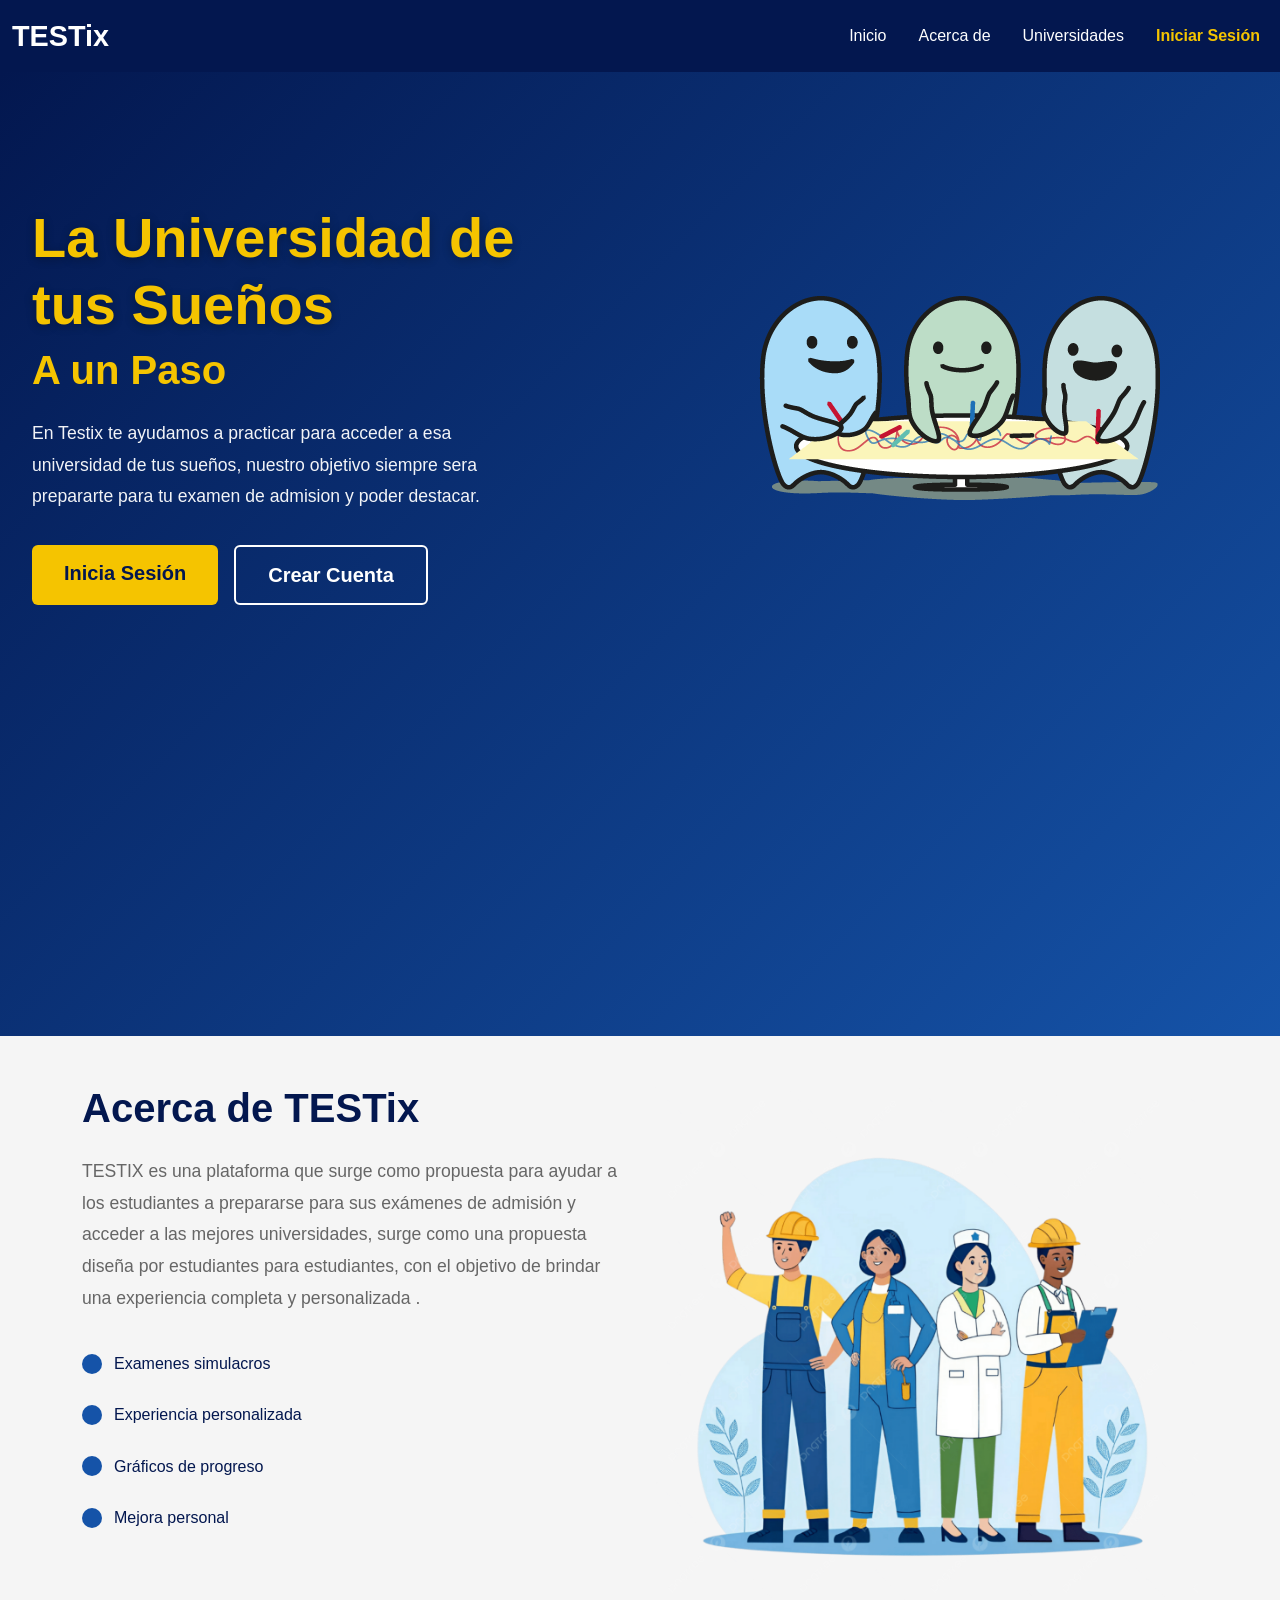
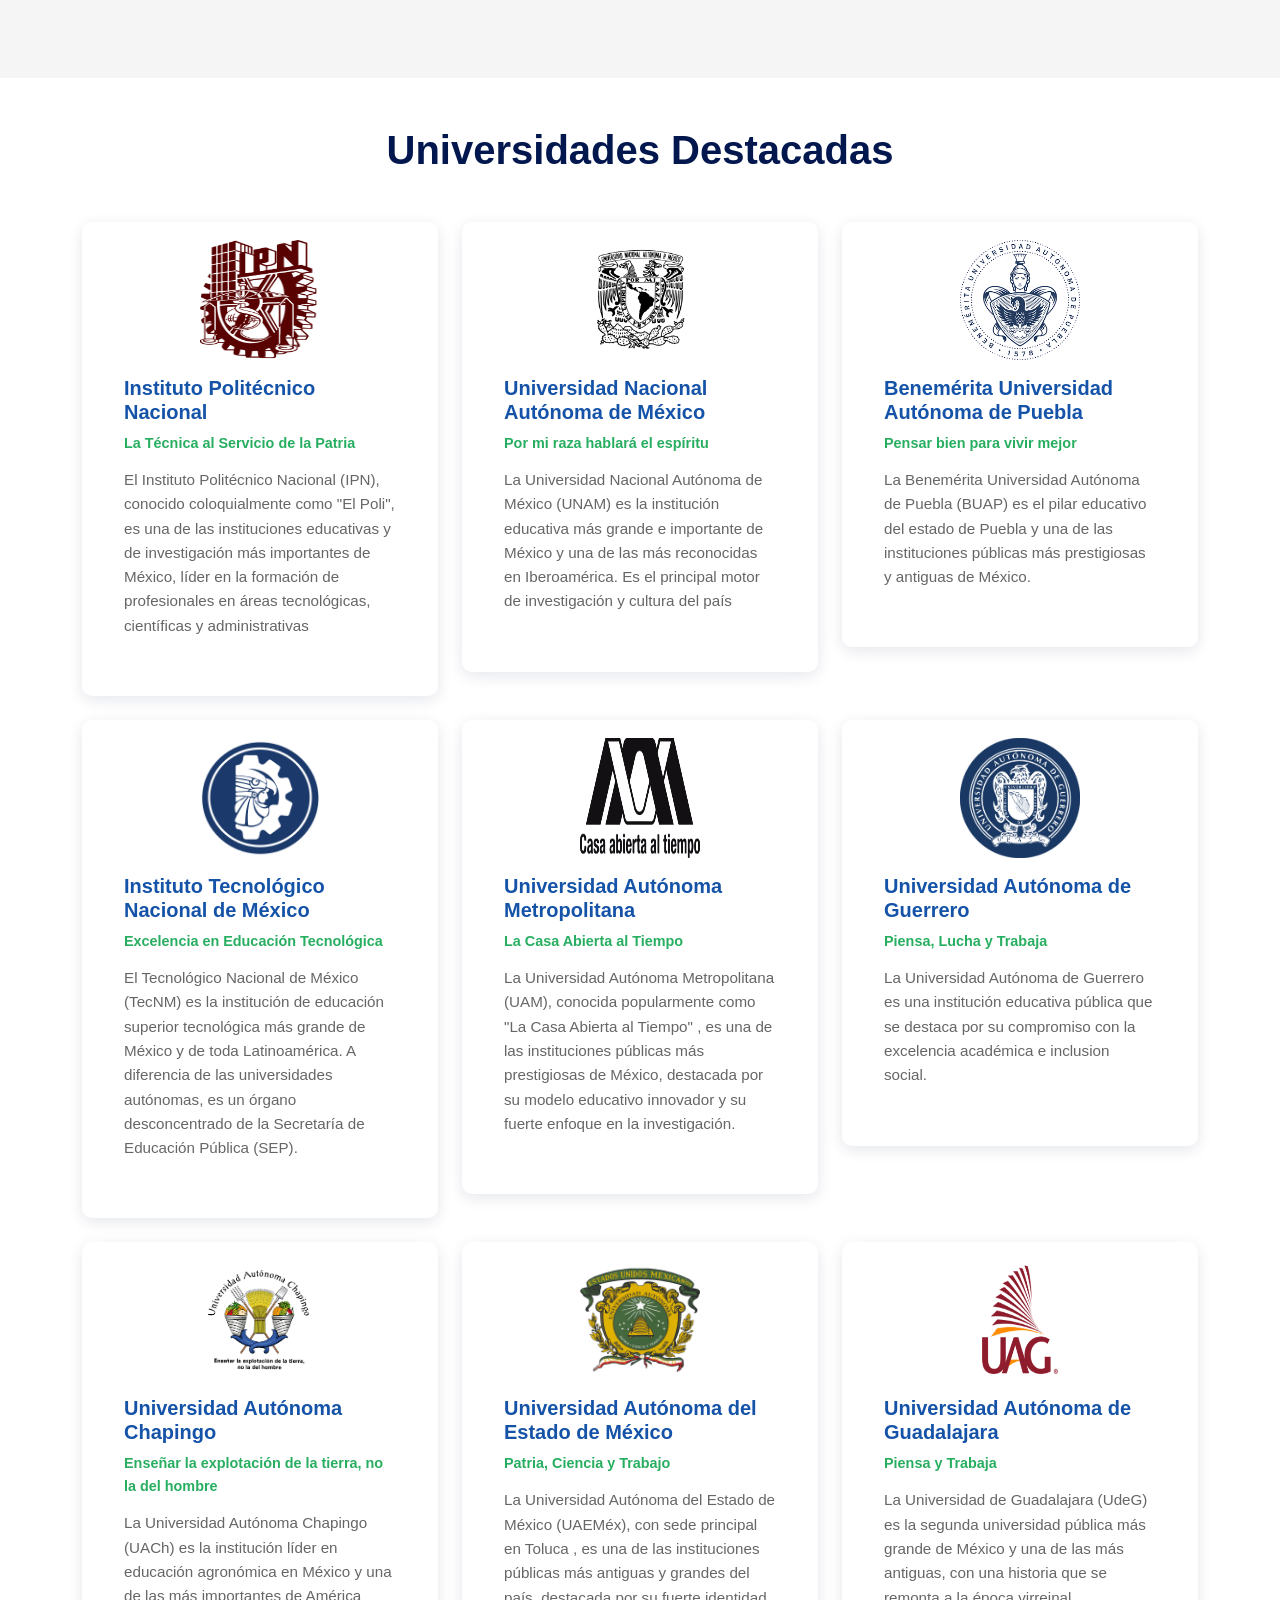
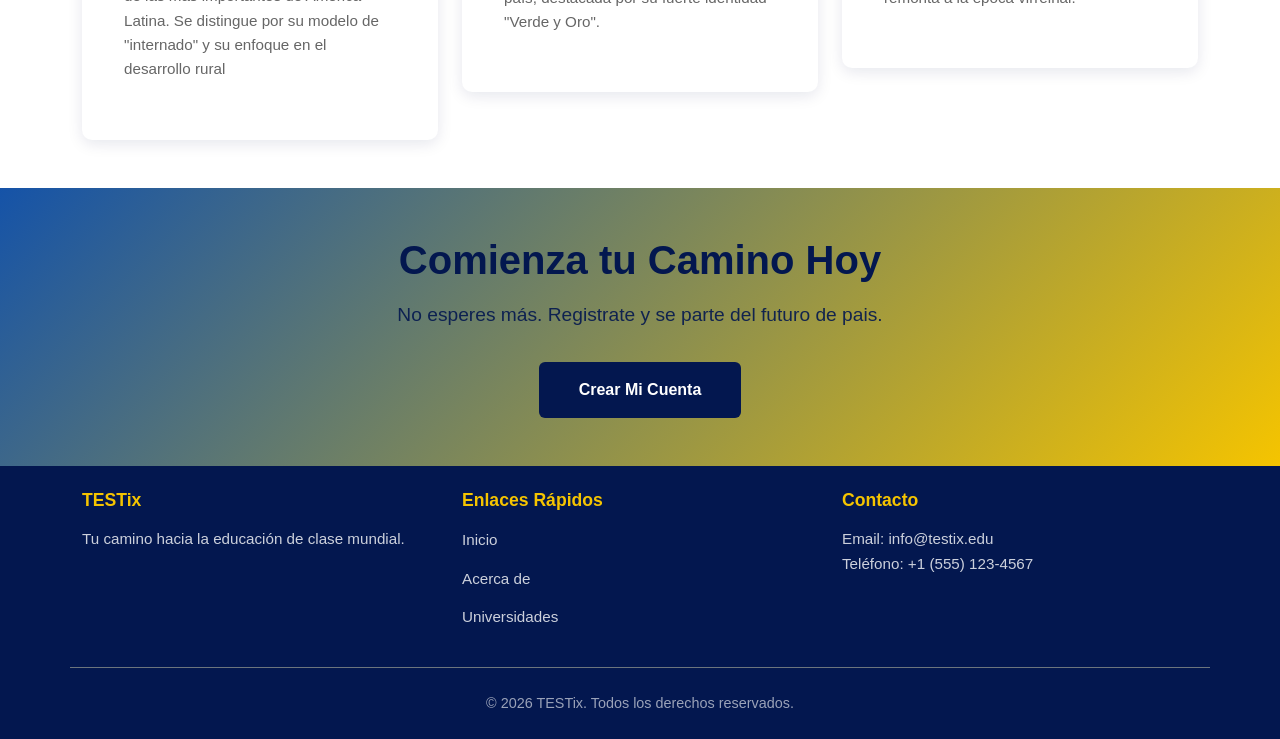
<file: frontend/index.html>
<!DOCTYPE html>
<html lang="es">

<head>
    <meta charset="UTF-8">
    <meta name="viewport" content="width=device-width, initial-scale=1.0">
    <title>CRYSTAL - La Universidad de tus Sueños a un Paso</title>
    <!-- Bootstrap CSS CDN -->
    <link href="https://cdn.jsdelivr.net/npm/bootstrap@5.3.0/dist/css/bootstrap.min.css" rel="stylesheet">
    <!-- Custom Colors CSS -->
    <link rel="stylesheet" href="css/colors.css">
    <!-- Index Page CSS -->
    <link rel="stylesheet" href="css/index.css">
</head>

<body>
    <!-- Navigation Bar -->
    <nav class="navbar navbar-expand-lg navbar-dark" style="background-color: var(--color-azul-profundo);">
        <div class="container-fluid">
            <!-- Brand/Logo -->
            <a class="navbar-brand fw-bold" href="index.html" style="font-size: 1.8rem;">TESTix</a>

            <!-- Toggler for mobile menu -->
            <button class="navbar-toggler" type="button" data-bs-toggle="collapse" data-bs-target="#navbarNav"
                aria-controls="navbarNav" aria-expanded="false" aria-label="Toggle navigation">
                <span class="navbar-toggler-icon"></span>
            </button>

            <!-- Navigation Links -->
            <div class="collapse navbar-collapse" id="navbarNav">
                <ul class="navbar-nav ms-auto">
                    <li class="nav-item">
                        <a class="nav-link" href="#inicio">Inicio</a>
                    </li>
                    <li class="nav-item">
                        <a class="nav-link" href="#acerca">Acerca de</a>
                    </li>
                    <li class="nav-item">
                        <a class="nav-link" href="#universidades">Universidades</a>
                    </li>
                    <li class="nav-item">
                        <a class="nav-link" href="pages/login.html"
                            style="color: var(--color-amarillo-vivo) !important; font-weight: 600;">Iniciar Sesión</a>
                    </li>
                </ul>
            </div>
        </div>
    </nav>

    <!-- Hero Section -->
    <section id="inicio" class="hero-section">
        <div class="container-fluid">
            <div class="row align-items-center min-vh-100">
                <!-- Left side with text content -->
                <div class="col-lg-6 hero-text-content order-lg-first order-last">
                    <h1 class="hero-title">La Universidad de tus Sueños</h1>
                    <h2 class="hero-subtitle">A un Paso</h2>
                    <p class="hero-description">
                        En Testix te ayudamos a practicar para acceder a esa universidad de tus sueños,
                        nuestro objetivo siempre sera prepararte para tu examen de admision y poder destacar.
                    </p>
                    <div class="hero-buttons">
                        <a href="pages/login.html" class="btn btn-primary btn-lg btn-hero">Inicia Sesión</a>
                        <a href="pages/new_user.html" class="btn btn-secondary btn-lg btn-hero">Crear Cuenta</a>
                    </div>
                </div>

                <!-- Right side with image carousel or placeholder -->
                <div class="col-lg-6 hero-image-content order-first order-lg-last">
                    <div class="hero-image-wrapper">
                        <img src="assets/images/PERSONAS.png" alt="University Campus" class="hero-image"
                            onerror="this.src='https://via.placeholder.com/500x500?text=Campus+Universitario'">

                    </div>
                </div>
            </div>
    </section>

    <!-- About Section -->
    <section id="acerca" class="about-section py-5">
        <div class="container">
            <div class="row">
                <!-- About Text -->
                <div class="col-lg-6 mb-4 mb-lg-0">
                    <h2 class="section-title">Acerca de TESTix</h2>
                    <p class="section-description">
                        TESTIX es una plataforma que surge como propuesta para ayudar a los estudiantes a prepararse
                        para sus exámenes de admisión y acceder a las mejores universidades,
                        surge como una propuesta diseña por estudiantes para estudiantes, con el objetivo de brindar una
                        experiencia completa y personalizada .
                    </p>
                    <ul class="features-list">
                        <li class="feature-item">Examenes simulacros</li>
                        <li class="feature-item">Experiencia personalizada</li>
                        <li class="feature-item">Gráficos de progreso</li>
                        <li class="feature-item">Mejora personal</li>
                    </ul>
                </div>

                <!-- About Image -->
                <div class="col-lg-6">
                    <img src="assets/images/CAREERS.png" alt="About CRYSTAL" class="about-image"
                        onerror="this.src='https://via.placeholder.com/500x400?text=Sobre+CRYSTAL'">
                </div>
            </div>
        </div>
    </section>

    <!-- Universities Section -->
    <section id="universidades" class="universities-section py-5">
        <div class="container">
            <h2 class="section-title text-center mb-5">Universidades Destacadas</h2>

            <!-- Universities Grid -->
            <div class="row g-4">
                <!-- University Card 1 -->
                <div class="col-md-6 col-lg-4">
                    <div class="university-card">
                        <img src="assets/images/POLITECNICO.png" alt="University 1" class="university-image"
                            onerror="this.src='https://via.placeholder.com/300x200?text=Universidad+1'">
                        <div class="university-content">
                            <h5 class="university-name">
                                <a href="https://www.ipn.mx" target="_blank">Instituto Politécnico Nacional </a>
                            </h5>
                            <p class="university-location">La Técnica al Servicio de la Patria</p>
                            <p class="university-description">El Instituto Politécnico Nacional (IPN),
                                conocido coloquialmente como "El Poli",
                                es una de las instituciones educativas y de investigación más importantes de México,
                                líder en la formación de profesionales en áreas tecnológicas,
                                científicas y administrativas</p>

                        </div>
                    </div>
                </div>

                <!-- University Card 2 -->
                <div class="col-md-6 col-lg-4">
                    <div class="university-card">
                        <img src="assets/images/UNAM.png" alt="University 2" class="university-image"
                            onerror="this.src='https://via.placeholder.com/300x200?text=Universidad+2'">
                        <div class="university-content">
                            <h5 class="university-name">
                                <a href="https://www.unam.mx" target="_blank">Universidad Nacional Autónoma de
                                    México</a>
                            </h5>
                            <p class="university-location">Por mi raza hablará el espíritu</p>
                            <p class="university-description">La Universidad Nacional Autónoma de México (UNAM)
                                es la institución educativa más grande e importante de México
                                y una de las más reconocidas en Iberoamérica. Es el principal motor de investigación y
                                cultura del país</p>

                        </div>
                    </div>
                </div>

                <!-- University Card 3 -->
                <div class="col-md-6 col-lg-4">
                    <div class="university-card">
                        <img src="assets/images/BUAP.png" alt="University 3" class="university-image"
                            onerror="this.src='https://via.placeholder.com/300x200?text=Universidad+3'">
                        <div class="university-content">
                            <h5 class="university-name">
                                <a href="https://www.buap.mx" target="_blank">Benemérita Universidad Autónoma de
                                    Puebla</a>
                            </h5>
                            <p class="university-location">Pensar bien para vivir mejor</p>
                            <p class="university-description">La Benemérita Universidad Autónoma de Puebla (BUAP)
                                es el pilar educativo del estado de Puebla y una de las instituciones públicas más
                                prestigiosas y antiguas de México.</p>

                        </div>
                    </div>
                </div>
                <!-- University Card 4 -->
                <div class="col-md-6 col-lg-4">
                    <div class="university-card">
                        <img src="assets/images/TECNOLOGICO.png" alt="University 3" class="university-image"
                            onerror="this.src='https://via.placeholder.com/300x200?text=Universidad+3'">
                        <div class="university-content">
                            <h5 class="university-name">
                                <a href="https://www.tecnm.mx" target="_blank">Instituto Tecnológico Nacional de
                                    México</a>
                            </h5>
                            <p class="university-location">Excelencia en Educación Tecnológica</p>
                            <p class="university-description">El Tecnológico Nacional de México (TecNM) es
                                la institución de educación superior tecnológica más grande de México
                                y de toda Latinoamérica. A diferencia de las universidades autónomas,
                                es un órgano desconcentrado de la Secretaría de Educación Pública (SEP).</p>

                        </div>
                    </div>
                </div>
                <!-- University Card 5 -->
                <div class="col-md-6 col-lg-4">
                    <div class="university-card">
                        <img src="assets/images/UAM.png" alt="University 3" class="university-image"
                            onerror="this.src='https://via.placeholder.com/300x200?text=Universidad+3'">
                        <div class="university-content">
                            <h5 class="university-name">
                                <a href="https://www.uam.mx" target="_blank">Universidad Autónoma Metropolitana</a>
                            </h5>
                            <p class="university-location">La Casa Abierta al Tiempo</p>
                            <p class="university-description">La Universidad Autónoma Metropolitana (UAM), conocida
                                popularmente como "La Casa Abierta al Tiempo"
                                , es una de las instituciones públicas más prestigiosas de México, destacada por su
                                modelo educativo innovador y su fuerte enfoque en la investigación.</p>

                        </div>
                    </div>
                </div>
                <!-- University Card 6 -->
                <div class="col-md-6 col-lg-4">
                    <div class="university-card">
                        <img src="assets/images/UAGRO.png" alt="University 3" class="university-image"
                            onerror="this.src='https://via.placeholder.com/300x200?text=Universidad+3'">
                        <div class="university-content">
                            <h5 class="university-name">
                                <a href="https://www.uagro.mx" target="_blank">Universidad Autónoma de Guerrero</a>
                            </h5>
                            <p class="university-location">Piensa, Lucha y Trabaja</p>
                            <p class="university-description">La Universidad Autónoma de Guerrero es una institución
                                educativa pública que se destaca por su compromiso con la excelencia académica e
                                inclusion social.</p>

                        </div>
                    </div>
                </div>
                <!-- University Car 7 -->
                <div class="col-md-6 col-lg-4">
                    <div class="university-card">
                        <img src="assets/images/CHAPINGO.png" alt="University 3" class="university-image"
                            onerror="this.src='https://via.placeholder.com/300x200?text=Universidad+3'">
                        <div class="university-content">
                            <h5 class="university-name">
                                <a href="https://www.chapingo.mx" target="_blank">Universidad Autónoma Chapingo</a>
                            </h5>
                            <p class="university-location">Enseñar la explotación de la tierra, no la del hombre</p>
                            <p class="university-description">La Universidad Autónoma Chapingo (UACh) es la institución
                                líder en educación agronómica en México
                                y una de las más importantes de América Latina.
                                Se distingue por su modelo de "internado" y su enfoque en el desarrollo rural</p>

                        </div>
                    </div>
                </div>

                <!-- University Card 8 -->
                <div class="col-md-6 col-lg-4">
                    <div class="university-card">
                        <img src="assets/images/UAEM.png" alt="University 3" class="university-image"
                            onerror="this.src='https://via.placeholder.com/300x200?text=Universidad+3'">
                        <div class="university-content">
                            <h5 class="university-name">
                                <a href="https://www.uaemex.mx" target="_blank">Universidad Autónoma del Estado de
                                    México</a>
                            </h5>
                            <p class="university-location">Patria, Ciencia y Trabajo</p>
                            <p class="university-description">La Universidad Autónoma del Estado de México (UAEMéx), con
                                sede principal en Toluca
                                , es una de las instituciones públicas más antiguas
                                y grandes del país, destacada por su fuerte identidad "Verde y Oro".</p>

                        </div>
                    </div>
                </div>

                <!-- University Card 6 -->
                <div class="col-md-6 col-lg-4">
                    <div class="university-card">
                        <img src="assets/images/UAG.png" alt="University 3" class="university-image"
                            onerror="this.src='https://via.placeholder.com/300x200?text=Universidad+3'">
                        <div class="university-content">
                            <h5 class="university-name">
                                <a href="https://www.uag.mx" target="_blank">Universidad Autónoma de Guadalajara</a>
                            </h5>
                            <p class="university-location">Piensa y Trabaja</p>
                            <p class="university-description">La Universidad de Guadalajara (UdeG) es la segunda
                                universidad pública más grande de México
                                y una de las más antiguas, con una historia que se remonta a la época virreinal.</p>

                        </div>
                    </div>
                </div>




            </div>
        </div>
    </section>

    <!-- Call to Action Section -->
    <section class="cta-section py-5">
        <div class="container text-center">
            <h2 class="cta-title">Comienza tu Camino Hoy</h2>
            <p class="cta-description">
                No esperes más. Registrate y se parte del futuro de pais.
            </p>
            <a href="pages/new_user.html" class="btn btn-lg btn-cta">Crear Mi Cuenta</a>
        </div>
    </section>

    <!-- Footer -->
    <footer class="footer py-4">
        <div class="container">
            <div class="row">
                <!-- Footer Column 1 -->
                <div class="col-md-4 mb-3 mb-md-0">
                    <h6 class="footer-title">TESTix</h6>
                    <p class="footer-text">Tu camino hacia la educación de clase mundial.</p>
                </div>

                <!-- Footer Column 2 -->
                <div class="col-md-4 mb-3 mb-md-0">
                    <h6 class="footer-title">Enlaces Rápidos</h6>
                    <ul class="footer-links">
                        <li><a href="#inicio">Inicio</a></li>
                        <li><a href="#acerca">Acerca de</a></li>
                        <li><a href="#universidades">Universidades</a></li>
                    </ul>
                </div>

                <!-- Footer Column 3 -->
                <div class="col-md-4">
                    <h6 class="footer-title">Contacto</h6>
                    <p class="footer-text">
                        Email: info@testix.edu<br>
                        Teléfono: +1 (555) 123-4567
                    </p>
                </div>
            </div>

            <!-- Copyright -->
            <div class="row mt-4 pt-4 border-top border-secondary">
                <div class="col-md-12 text-center">
                    <p class="footer-copyright">
                        &copy; 2026 TESTix. Todos los derechos reservados.
                    </p>
                </div>
            </div>
        </div>
    </footer>

    <!-- Bootstrap JS CDN -->
    <script src="https://cdn.jsdelivr.net/npm/bootstrap@5.3.0/dist/js/bootstrap.bundle.min.js"></script>
    <!-- Index Page JS -->
    <script src="js/index.js"></script>
</body>

</html>
</file>
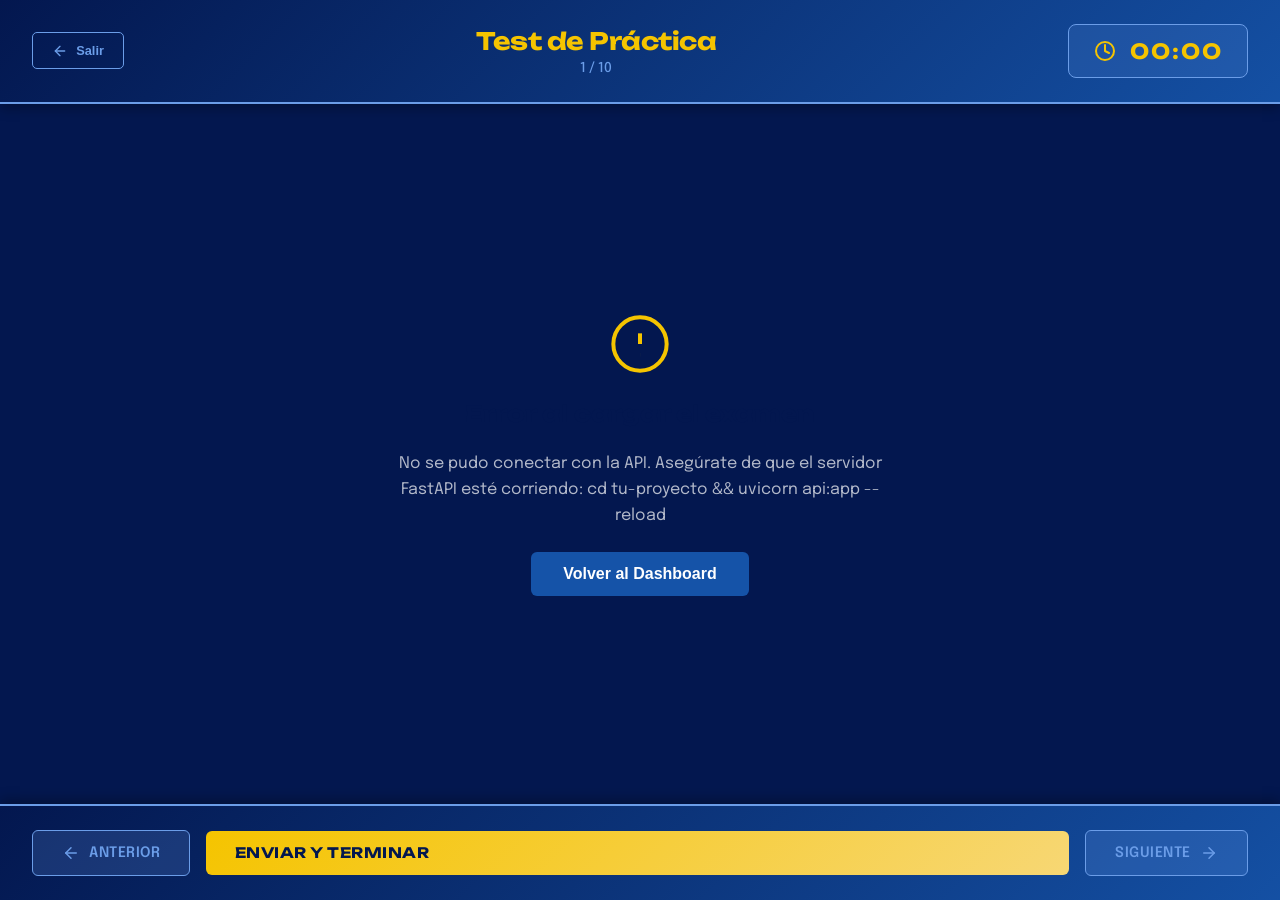
<file: frontend/pages/test.html>
<!DOCTYPE html>
<html lang="es">
<head>
  <meta charset="UTF-8">
  <meta name="viewport" content="width=device-width, initial-scale=1.0">
  <title>Test de Práctica — CRYSTAL</title>
  <link href="https://fonts.googleapis.com/css2?family=Unbounded:wght@400;700;900&family=Epilogue:wght@300;400;500;600&display=swap" rel="stylesheet">
  <!-- test.html está en la raíz (junto a dashboard.html), no en pages/ -->
  <link rel="stylesheet" href="../css/colors.css">
  <link rel="stylesheet" href="../css/test.css">
</head>
<body class="test-container">

  <!-- ══ HEADER ══════════════════════════════════════════════════════ -->
  <header class="test-header">
    <div class="test-header-left">
      <button class="btn-back" id="btnExit" type="button">
        <svg viewBox="0 0 24 24" fill="none" stroke="currentColor" stroke-width="2"
             stroke-linecap="round" stroke-linejoin="round">
          <line x1="19" y1="12" x2="5" y2="12"/>
          <polyline points="12 19 5 12 12 5"/>
        </svg>
        Salir
      </button>
    </div>

    <div class="test-header-center">
      <div class="test-title">Test de Práctica</div>
      <div class="test-progress-small" id="progressSmall">1 / 10</div>
    </div>

    <div class="test-header-right">
      <div class="timer-box">
        <svg class="timer-icon" viewBox="0 0 24 24" fill="none"
             stroke="currentColor" stroke-width="2"
             stroke-linecap="round" stroke-linejoin="round">
          <circle cx="12" cy="12" r="9"/>
          <polyline points="12 6 12 12 16 14"/>
        </svg>
        <div class="timer-display" id="timerDisplay">00:00</div>
      </div>
    </div>
  </header>

  <!-- ══ MAIN ════════════════════════════════════════════════════════ -->
  <main class="test-main">

    <!-- Barra de progreso -->
    <div class="test-progress-bar">
      <div class="progress-fill" id="progressFill" style="width:10%"></div>
    </div>

    <!-- Contenido -->
    <div class="test-content">

      <!-- Pregunta -->
      <div class="question-box">
        <div class="question-header">
          <div class="question-num" id="questionNum">Pregunta 1 de 10</div>
          <div class="question-difficulty">
            <span class="difficulty-badge" id="difficultyBadge">Cargando...</span>
          </div>
        </div>

        <div class="question-text" id="questionText">
          Cargando pregunta...
        </div>

        <div class="options-container" id="optionsContainer">
          <!-- Opciones inyectadas por JS -->
        </div>
      </div>

      <!-- Sidebar -->
      <aside class="test-sidebar">
        <div class="sidebar-section">
          <h3 class="sidebar-title">Desglose</h3>
          <div class="stat-item">
            <span class="stat-label">Respondidas</span>
            <span class="stat-value" id="answered">0</span>
          </div>
          <div class="stat-item">
            <span class="stat-label">Restantes</span>
            <span class="stat-value" id="remaining">10</span>
          </div>
          <div class="stat-item">
            <span class="stat-label">Correctas</span>
            <span class="stat-value correct" id="correct">0</span>
          </div>
          <div class="stat-item">
            <span class="stat-label">Incorrectas</span>
            <span class="stat-value incorrect" id="incorrect">0</span>
          </div>
        </div>

        <div class="sidebar-section">
          <h3 class="sidebar-title">Indicador</h3>
          <div class="question-indicator" id="questionIndicator"></div>
        </div>
      </aside>

    </div>
  </main>

  <!-- ══ FOOTER ══════════════════════════════════════════════════════ -->
  <footer class="test-footer">
    <button class="btn-nav btn-prev" id="btnPrev" type="button">
      <svg viewBox="0 0 24 24" fill="none" stroke="currentColor" stroke-width="2"
           stroke-linecap="round" stroke-linejoin="round">
        <line x1="19" y1="12" x2="5" y2="12"/>
        <polyline points="12 19 5 12 12 5"/>
      </svg>
      Anterior
    </button>

    <button class="btn-submit" id="btnSubmit" type="button">
      Enviar y Terminar
    </button>

    <button class="btn-nav btn-next" id="btnNext" type="button">
      Siguiente
      <svg viewBox="0 0 24 24" fill="none" stroke="currentColor" stroke-width="2"
           stroke-linecap="round" stroke-linejoin="round">
        <line x1="5" y1="12" x2="19" y2="12"/>
        <polyline points="12 5 19 12 12 19"/>
      </svg>
    </button>
  </footer>

  <!-- ══ MODAL — Confirmar salida ════════════════════════════════════ -->
  <div class="modal" id="modalExitConfirm">
    <div class="modal-content">
      <h2>¿Salir del test?</h2>
      <p>Perderás todo el progreso actual. ¿Deseas continuar?</p>
      <div class="modal-buttons">
        <button class="btn-cancel"  id="btnConfirmCancel" type="button">Continuar test</button>
        <button class="btn-danger"  id="btnConfirmExit"   type="button">Salir</button>
      </div>
    </div>
  </div>

  <!-- ══ MODAL — Resultados ══════════════════════════════════════════ -->
  <div class="modal" id="modalResult">
    <div class="modal-content result-content">
      <div class="result-header">
        <h2>¡Test completado!</h2>
        <div class="result-score" id="resultScore">0/10</div>
      </div>

      <div class="result-details">
        <div class="result-stat">
          <div class="result-stat-value" id="resultCorrect">0</div>
          <div class="result-stat-label">Correctas</div>
        </div>
        <div class="result-stat">
          <div class="result-stat-value" id="resultIncorrect">0</div>
          <div class="result-stat-label">Incorrectas</div>
        </div>
        <div class="result-stat">
          <div class="result-stat-value" id="resultTime">00:00</div>
          <div class="result-stat-label">Tiempo</div>
        </div>
        <div class="result-stat">
          <div class="result-stat-value" id="resultPercentage">0%</div>
          <div class="result-stat-label">Porcentaje</div>
        </div>
      </div>

      <div class="modal-buttons">
        <button class="btn-secondary" id="btnRetry"         type="button">Intentar de nuevo</button>
        <button class="btn-primary"   id="btnBackDashboard" type="button">Volver al dashboard</button>
      </div>
    </div>
  </div>

  <!-- test.js usa ES modules, por eso type="module" -->
  <script type="module" src="../js/test.js"></script>
</body>
</html>
</file>
<file: frontend/css/colors.css>
/* ============================================
   PALETA DE COLORES - PROYECTO CRYSTAL
   Última actualización: 29/03/2026
   ============================================ */

:root {
    /* AZULES */
    --color-azul-profundo: #03174F;   /* Azul muy oscuro - Base */
    --color-azul-medio: #1553A8;      /* Azul principal */
    --color-azul-claro: #6B9DE8;      /* Azul claro - Acentos */
    
    /* AMARILLOS */
    --color-amarillo-vivo: #F5C400;   /* Amarillo vibrante - Destacados */
    --color-amarillo-suave: #F7D774;  /* Amarillo suave - Secundario */
    --color-amarillo-palido: #FDF3C2; /* Amarillo pálido - Fondos */
    
    /* ADICIONALES - Neutros y auxiliares */
    --color-blanco: #FFFFFF;
    --color-negro: #000000;
    --color-gris-oscuro: #2C2C2C;
    --color-gris-medio: #666666;
    --color-gris-claro: #F5F5F5;
    --color-error: #E74C3C;
    --color-exito: #27AE60;
    --color-advertencia: #F39C12;
}

/* EJEMPLOS DE USO EN ELEMENTOS */

/* Encabezados con azul profundo */
h1, h2, h3, h4, h5, h6 {
    color: var(--color-azul-profundo);
}

/* Botones principales con azul medio */
button.btn-primary {
    background-color: var(--color-azul-medio);
    color: var(--color-blanco);
    border: none;
    padding: 0.8rem 1.5rem;
    border-radius: 5px;
    cursor: pointer;
    transition: background-color 0.3s ease;
}

button.btn-primary:hover {
    background-color: var(--color-azul-profundo);
}

/* Botones secundarios con amarillo */
button.btn-secondary {
    background-color: var(--color-amarillo-vivo);
    color: var(--color-azul-profundo);
    border: none;
    padding: 0.8rem 1.5rem;
    border-radius: 5px;
    cursor: pointer;
    transition: background-color 0.3s ease;
}

button.btn-secondary:hover {
    background-color: var(--color-amarillo-suave);
}

/* Enlaces */
a {
    color: var(--color-azul-medio);
    text-decoration: none;
    transition: color 0.3s ease;
}

a:hover {
    color: var(--color-amarillo-vivo);
    text-decoration: underline;
}

/* Fondos alternados */
.bg-primary {
    background-color: var(--color-azul-medio);
    color: var(--color-blanco);
}

.bg-secondary {
    background-color: var(--color-amarillo-vivo);
    color: var(--color-azul-profundo);
}

.bg-light {
    background-color: var(--color-amarillo-palido);
    color: var(--color-azul-profundo);
}

.bg-light-gray {
    background-color: var(--color-gris-claro);
    color: var(--color-gris-oscuro);
}

/* Acentos y bordes */
.border-primary {
    border: 2px solid var(--color-azul-medio);
}

.border-accent {
    border: 2px solid var(--color-amarillo-vivo);
}

/* Textos */
.text-primary {
    color: var(--color-azul-profundo);
}

.text-secondary {
    color: var(--color-amarillo-vivo);
}

.text-accent {
    color: var(--color-azul-claro);
}

/* Gradientes */
.gradient-primary {
    background: linear-gradient(135deg, var(--color-azul-profundo) 0%, var(--color-azul-medio) 100%);
    color: var(--color-blanco);
}

.gradient-secondary {
    background: linear-gradient(135deg, var(--color-amarillo-vivo) 0%, var(--color-amarillo-suave) 100%);
    color: var(--color-azul-profundo);
}

.gradient-mixed {
    background: linear-gradient(135deg, var(--color-azul-medio) 0%, var(--color-amarillo-vivo) 100%);
}
</file>
<file: frontend/css/index.css>
/* ============================================
   INDEX/HOME PAGE STYLES
   Main landing page styling with hero section,
   about section, and university cards
   ============================================ */

/* Reset default styles and set base font */
* {
    margin: 0;
    padding: 0;
    box-sizing: border-box;
}

body {
    font-family: 'Segoe UI', Tahoma, Geneva, Verdana, sans-serif;
    line-height: 1.6;
    color: var(--color-azul-profundo);
}

/* ============================================
   NAVIGATION BAR STYLES
   ============================================ */

/* Navigation link styling */
.navbar-nav .nav-link {
    color: var(--color-blanco) !important;
    font-weight: 500;
    margin-left: 1rem;
    transition: all 0.3s ease;
}

/* Navigation link hover effect */
.navbar-nav .nav-link:hover {
    color: var(--color-amarillo-vivo) !important;
    text-decoration: underline;
}

/* ============================================
   HERO SECTION STYLES
   ============================================ */

/* Hero section background with gradient */
.hero-section {
    background: linear-gradient(135deg, var(--color-azul-profundo) 0%, var(--color-azul-medio) 100%);
    color: var(--color-blanco);
    padding: 2rem 0;
}

/* Hero text content wrapper */
.hero-text-content {
    margin-top: -300px;
    display: flex;
    flex-direction: column;
    justify-content: center;
    padding: 2rem;
    animation: fadeInLeft 0.8s ease-out;
}

/* Fade in from left animation */
@keyframes fadeInLeft {
    from {
        opacity: 0;
        transform: translateX(-30px);
    }
    to {
        opacity: 1;
        transform: translateX(0);
    }
}

/* Hero main title styling */
.hero-title {
    font-size: 3.5rem;
    font-weight: 800;
    line-height: 1.2;
    color: var(--color-amarillo-vivo);
 
    margin-bottom: 0.5rem;
    text-shadow: 0 2px 10px rgba(0, 0, 0, 0.3);



}

/* Hero subtitle styling */
.hero-subtitle {
    font-size: 2.5rem;
    color: var(--color-amarillo-vivo);
    font-weight: 700;
    margin-bottom: 1.5rem;
}

/* Hero description text */
.hero-description {
    font-size: 1.1rem;
    line-height: 1.8;
    margin-bottom: 2rem;
    max-width: 500px;
    color: rgba(255, 255, 255, 0.95);
    justify-content: center;
}

/* Hero buttons container */
.hero-buttons {
    display: flex;
    gap: 1rem;
    flex-wrap: wrap;
}

/* Hero action buttons */
.btn-hero {
    padding: 0.8rem 2rem;
    font-weight: 600;
    border-radius: 6px;
    transition: all 0.3s ease;
    text-decoration: none;
}

/* Primary button in hero - Azure colors */
.btn-hero.btn-primary {
    background-color: var(--color-amarillo-vivo);
    color: var(--color-azul-profundo);
    border: none;
}

/* Primary button hover effect */
.btn-hero.btn-primary:hover {
    background-color: var(--color-amarillo-suave);
    transform: translateY(-3px);
    box-shadow: 0 8px 20px rgba(245, 196, 0, 0.4);
}

/* Secondary button in hero - White outline */
.btn-hero.btn-secondary {
    background-color: transparent;
    color: var(--color-blanco);
    border: 2px solid var(--color-blanco);
}

/* Secondary button hover effect */
.btn-hero.btn-secondary:hover {
    background-color: var(--color-blanco);
    color: var(--color-azul-profundo);
    transform: translateY(-3px);
}

/* Hero image container */
.hero-image-content {
    display: flex;
    justify-content: center;
    align-items: center;
    padding: 2rem;
    animation: fadeInRight 0.8s ease-out;
}

/* Fade in from right animation */
@keyframes fadeInRight {
    from {
        opacity: 0;
        transform: translateX(30px);
    }
    to {
        opacity: 1;
        transform: translateX(0);
    }
}

/* Hero image wrapper with border and shadow */
.hero-image-wrapper {
    border-radius: 15px;
    overflow: hidden;
    margin-top: -400px;
   
}

/* Hero image styling */
.hero-image {
    width: 100%;
    height: auto;
    display: block;
    transition: transform 0.3s ease;
}

/* Hero image hover effect */
.hero-image-wrapper:hover .hero-image {
    transform: scale(1.05);
}

/* ============================================
   ABOUT SECTION STYLES
   ============================================ */

/* About section background */
.about-section {
    background-color: var(--color-gris-claro);
}

/* Section title styling */
.section-title {
    color: var(--color-azul-profundo);
    font-size: 2.5rem;
    font-weight: 700;
    margin-bottom: 1.5rem;
}

/* Section description text */
.section-description {
    color: var(--color-gris-medio);
    font-size: 1.1rem;
    line-height: 1.8;
    margin-bottom: 1.5rem;
    justify-content: left;
}

/* Features list styling */
.features-list {
    list-style: none;
    padding: 0;
}

/* Individual feature item */
.feature-item {
    padding: 0.8rem 0;
    padding-left: 2rem;
    position: relative;
    color: var(--color-azul-profundo);
    font-weight: 500;
    font-size: 1rem;
}

/* Feature item check mark */
.feature-item::before {
    content: '';
    position: absolute;
    left: 0;
    top: 50%;
    transform: translateY(-50%);
    width: 20px;
    height: 20px;
    background-color: var(--color-azul-medio);
    border-radius: 50%;
    display: flex;
    align-items: center;
    justify-content: center;
}

/* About image styling */
.about-image {
    width: 100%;
    height: auto;
  
}

/* ============================================
   UNIVERSITIES SECTION STYLES
   ============================================ */

/* Universities section background */
.universities-section {
    background-color: var(--color-blanco);
}

/* University card styling */
.university-card {
    background-color: var(--color-blanco);
    border-radius: 10px;
    overflow: hidden;
    box-shadow: 0 4px 15px rgba(3, 23, 79, 0.1);
    transition: all 0.3s ease;
    border: 2px solid transparent;
}

/* University card hover effect */
.university-card:hover {
    transform: translateY(-8px);
    box-shadow: 0 12px 30px rgba(3, 23, 79, 0.2);
    border-color: var(--color-azul-medio);
}

/* University image styling */
.university-image {
    width: 120px;
    height: 120px;
    object-fit: head center;
    border-radius: additional 50%;
    margin: 1rem auto;
    display: block;
}




/* University image hover effect */
.university-card:hover .university-image {
    transform: scale(1.1);
}

/* University content wrapper */
.university-content {
    padding: 2.5rem;
    justify-content: center;
}

/* University name styling */
.university-name {
    color: var(--color-azul-profundo);
    margin-top: -40px    ;
    font-weight: 700;
    margin-bottom: 0.5rem;
    justify-content: center;
}

/* University location styling */
.university-location {
    color: var(--color-exito);
    font-size: 0.9rem;
    font-weight: 600;
    margin-bottom: 0.8rem;
}

/* University description styling */
.university-description {
    color: var(--color-gris-medio);
    font-size: 0.95rem;
    margin-bottom: 1rem;
    line-height: 1.6;
}


/* ============================================
   CALL TO ACTION SECTION STYLES
   ============================================ */

/* CTA section background with gradient */
.cta-section {
    background: linear-gradient(135deg, var(--color-azul-medio) 0%, var(--color-amarillo-vivo) 100%);
    color: var(--color-azul-profundo);
    padding: 4rem 0;
}

/* CTA title styling */
.cta-title {
    font-size: 2.5rem;
    font-weight: 700;
    margin-bottom: 1rem;
}

/* CTA description styling */
.cta-description {
    font-size: 1.2rem;
    margin-bottom: 2rem;
    color: rgba(3, 23, 79, 0.9);
}

/* CTA button styling */
.btn-cta {
    background-color: var(--color-azul-profundo);
    color: var(--color-blanco);
    border: none;
    padding: 1rem 2.5rem;
    font-weight: 600;
    font-size: 1rem;
    border-radius: 6px;
    transition: all 0.3s ease;
}

/* CTA button hover effect */
.btn-cta:hover {
    background-color: var(--color-blanco);
    color: var(--color-azul-profundo);
    transform: translateY(-3px);
    box-shadow: 0 10px 30px rgba(0, 0, 0, 0.2);
}

/* ============================================
   FOOTER STYLES
   ============================================ */

/* Footer background color */
.footer {
    background-color: var(--color-azul-profundo);
    color: var(--color-blanco);
}

/* Footer title styling */
.footer-title {
    color: var(--color-amarillo-vivo);
    font-weight: 700;
    margin-bottom: 1rem;
    font-size: 1.1rem;
}

/* Footer text styling */
.footer-text {
    color: rgba(255, 255, 255, 0.8);
    margin: 0;
    font-size: 0.95rem;
}

/* Footer links list */
.footer-links {
    list-style: none;
    padding: 0;
    margin: 0;
}

/* Footer link item */
.footer-links li {
    margin-bottom: 0.8rem;
}

/* Footer link styling */
.footer-links a {
    color: rgba(255, 255, 255, 0.8);
    text-decoration: none;
    transition: all 0.3s ease;
    font-size: 0.95rem;
}

/* Footer link hover effect */
.footer-links a:hover {
    color: var(--color-amarillo-vivo);
    padding-left: 5px;
}

/* Footer copyright text */
.footer-copyright {
    color: rgba(255, 255, 255, 0.6);
    font-size: 0.9rem;
    margin: 0;
}

/* ============================================
   RESPONSIVE DESIGN
   ============================================ */

/* Tablet and smaller screens */
@media (max-width: 992px) {
    /* Adjust hero title size */
    .hero-title {
        font-size: 2.5rem;
    }

    /* Adjust hero subtitle size */
    .hero-subtitle {
        font-size: 1.8rem;
    }

    /* Stack buttons on smaller screens */
    .hero-buttons {
        flex-direction: column;
    }

    /* Adjust button size */
    .btn-hero {
        width: 100%;
        text-align: center;
    }

    /* Adjust section title */
    .section-title {
        font-size: 2rem;
    }
}

/* Mobile devices */
@media (max-width: 768px) {
    /* Reduce hero section padding */
   .hero-section {
    display: flex;
    align-items: flex-start; /* antes estaba centrado implícitamente */
    padding: 1rem 0; /* reduce espacio */
}

    /* Adjust hero text content padding */
   .hero-text-content {
    justify-content: flex-start; /* en vez de center */
    padding: 1rem;
}
    /* Adjust hero image content */
    .hero-image-content {
        padding: 1rem;
        order: -1;
    }

    /* Reduce hero title size */
    .hero-title {
        font-size: 2rem;
    }

    /* Reduce hero subtitle size */
    .hero-subtitle {
        font-size: 1.5rem;
    }

    /* Adjust CTA title */
    .cta-title {
        font-size: 1.8rem;
    }

    /* Adjust CTA description */
    .cta-description {
        font-size: 1rem;
    }
}

/* Small mobile devices */
@media (max-width: 480px) {
    /* Further reduce hero sizes */
    .hero-title {
        font-size: 1.5rem;
    }

    .hero-subtitle {
        font-size: 1.2rem;
    }

    /* Adjust section titles */
    .section-title {
        font-size: 1.5rem;
    }

    /* Reduce padding on small elements */
    .hero-text-content,
    .hero-image-content {
        padding: 0.5rem;
    }
}
</file>
<file: frontend/css/test.css>
/* ═══════════════════════════════════════════════════════════════════════════
   TEST.CSS - Interfaz de Test tipo Cisco
   Paleta: Azul profundo, Azul medio, Amarillo vibrante
═══════════════════════════════════════════════════════════════════════════ */

:root {
  --azul-profundo: #03174F;
  --azul-medio: #1553A8;
  --azul-claro: #6B9DE8;
  --amarillo-vivo: #F5C400;
  --amarillo-suave: #F7D774;
  --amarillo-palido: #FDF3C2;
  --blanco: #FAFBFF;
  --negro: #060D1F;
  --gris-claro: #F5F5F5;
  --gris-medio: #999999;
  --color-exito: #27AE60;
  --color-error: #E74C3C;
  --color-info: #3498DB;

  --transition: 0.22s ease;
  --radius: 8px;
}

*, *::before, *::after {
  box-sizing: border-box;
  margin: 0;
  padding: 0;
}

html, body {
  height: 100%;
  width: 100%;
}

body.test-container {
  font-family: 'Epilogue', sans-serif;
  background: var(--azul-profundo);
  color: var(--blanco);
  display: flex;
  flex-direction: column;
  overflow: hidden;
}

/* ═══════════════════════════════════════════════════════════════════════════
   HEADER
═══════════════════════════════════════════════════════════════════════════ */

.test-header {
  display: flex;
  justify-content: space-between;
  align-items: center;
  padding: 1.5rem 2rem;
  background: linear-gradient(135deg, rgba(3, 23, 79, 0.98) 0%, rgba(21, 83, 168, 0.95) 100%);
  border-bottom: 2px solid var(--azul-claro);
  box-shadow: 0 4px 12px rgba(0, 0, 0, 0.3);
}

.test-header-left,
.test-header-right {
  flex: 0 0 auto;
}

.test-header-center {
  flex: 1;
  text-align: center;
  margin: 0 2rem;
}

.test-title {
  font-family: 'Unbounded', sans-serif;
  font-size: 1.5rem;
  font-weight: 700;
  color: var(--amarillo-vivo);
  letter-spacing: -0.5px;
  margin-bottom: 0.3rem;
}

.test-progress-small {
  font-size: 0.85rem;
  color: var(--azul-claro);
  font-weight: 500;
}

/* ── Botón Salir ── */
.btn-back {
  display: flex;
  align-items: center;
  gap: 0.5rem;
  background: transparent;
  border: 1.5px solid var(--azul-claro);
  color: var(--azul-claro);
  padding: 0.6rem 1.2rem;
  border-radius: 5px;
  font-size: 0.8rem;
  font-weight: 600;
  cursor: pointer;
  transition: all var(--transition);
}

.btn-back:hover {
  background: var(--azul-claro);
  color: var(--azul-profundo);
  transform: translateY(-2px);
}

.btn-back svg {
  width: 16px;
  height: 16px;
}

/* ── Cronómetro ── */
.timer-box {
  display: flex;
  align-items: center;
  gap: 0.8rem;
  background: rgba(107, 157, 232, 0.15);
  padding: 0.8rem 1.5rem;
  border-radius: 8px;
  border: 1px solid var(--azul-claro);
}

.timer-icon {
  width: 24px;
  height: 24px;
  color: var(--amarillo-vivo);
  animation: pulse-timer 2s ease-in-out infinite;
}

@keyframes pulse-timer {
  0%, 100% { opacity: 1; }
  50% { opacity: 0.6; }
}

.timer-display {
  font-family: 'Unbounded', sans-serif;
  font-size: 1.3rem;
  font-weight: 700;
  color: var(--amarillo-vivo);
  letter-spacing: 2px;
  min-width: 60px;
}

/* ═══════════════════════════════════════════════════════════════════════════
   MAIN CONTENT
═══════════════════════════════════════════════════════════════════════════ */

.test-main {
  flex: 1;
  display: flex;
  flex-direction: column;
  overflow: hidden;
}

/* ── Progress Bar ── */
.test-progress-bar {
  height: 6px;
  background: rgba(107, 157, 232, 0.2);
  overflow: hidden;
}

.progress-fill {
  height: 100%;
  background: linear-gradient(90deg, var(--amarillo-vivo), var(--amarillo-suave));
  transition: width 0.4s ease;
}

/* ── Content Area ── */
.test-content {
  display: flex;
  flex: 1;
  gap: 2rem;
  padding: 2rem;
  overflow: hidden;
}

/* ── Question Box ── */
.question-box {
  flex: 1;
  display: flex;
  flex-direction: column;
  gap: 1.5rem;
  overflow-y: auto;
  padding-right: 1rem;
}

.question-box::-webkit-scrollbar {
  width: 6px;
}

.question-box::-webkit-scrollbar-track {
  background: rgba(107, 157, 232, 0.1);
  border-radius: 3px;
}

.question-box::-webkit-scrollbar-thumb {
  background: var(--azul-claro);
  border-radius: 3px;
}

.question-box::-webkit-scrollbar-thumb:hover {
  background: var(--amarillo-vivo);
}

.question-header {
  display: flex;
  justify-content: space-between;
  align-items: flex-start;
  gap: 1rem;
}

.question-num {
  font-family: 'Unbounded', sans-serif;
  font-size: 0.9rem;
  font-weight: 700;
  color: var(--azul-claro);
  text-transform: uppercase;
  letter-spacing: 1px;
}

.difficulty-badge {
  padding: 0.4rem 0.9rem;
  background: rgba(107, 157, 232, 0.3);
  border: 1px solid var(--azul-claro);
  border-radius: 20px;
  font-size: 0.75rem;
  font-weight: 600;
  color: var(--amarillo-vivo);
  text-transform: uppercase;
}

.question-text {
  font-size: 1.2rem;
  font-weight: 500;
  line-height: 1.6;
  color: var(--blanco);
  padding: 1.5rem;
  background: rgba(21, 83, 168, 0.2);
  border-left: 4px solid var(--amarillo-vivo);
  border-radius: 6px;
}

/* ── Options ── */
.options-container {
  display: flex;
  flex-direction: column;
  gap: 1rem;
}

.option {
  padding: 1.2rem;
  background: rgba(107, 157, 232, 0.1);
  border: 2px solid rgba(107, 157, 232, 0.3);
  border-radius: 6px;
  cursor: pointer;
  transition: all var(--transition);
  display: flex;
  align-items: center;
  gap: 1rem;
}

.option:hover:not(.answered) {
  background: rgba(245, 196, 0, 0.1);
  border-color: var(--amarillo-vivo);
  transform: translateX(8px);
}

.option-letter {
  display: flex;
  align-items: center;
  justify-content: center;
  width: 32px;
  height: 32px;
  background: var(--azul-claro);
  color: var(--azul-profundo);
  border-radius: 4px;
  font-weight: 700;
  font-family: 'Unbounded', sans-serif;
  flex-shrink: 0;
}

.option-text {
  flex: 1;
  font-size: 1rem;
  color: var(--blanco);
}

.option.selected {
  background: rgba(245, 196, 0, 0.2);
  border-color: var(--amarillo-vivo);
  box-shadow: 0 0 12px rgba(245, 196, 0, 0.3);
}

.option.selected .option-letter {
  background: var(--amarillo-vivo);
  color: var(--azul-profundo);
}

.option.answered {
  cursor: default;
}

.option.correct {
  background: rgba(39, 174, 96, 0.15);
  border-color: var(--color-exito);
}

.option.correct .option-letter {
  background: var(--color-exito);
  color: var(--blanco);
}

.option.incorrect {
  background: rgba(231, 76, 60, 0.15);
  border-color: var(--color-error);
}

.option.incorrect .option-letter {
  background: var(--color-error);
  color: var(--blanco);
}

.option.answered .option-letter {
  display: flex;
  align-items: center;
  justify-content: center;
}

.option.correct .option-letter::after {
  content: '✓';
  font-size: 1.2rem;
}

.option.incorrect .option-letter::after {
  content: '✗';
  font-size: 1.2rem;
}

/* ═══════════════════════════════════════════════════════════════════════════
   SIDEBAR
═══════════════════════════════════════════════════════════════════════════ */

.test-sidebar {
  width: 220px;
  display: flex;
  flex-direction: column;
  gap: 1.5rem;
  overflow-y: auto;
  padding-right: 0.5rem;
}

.test-sidebar::-webkit-scrollbar {
  width: 4px;
}

.test-sidebar::-webkit-scrollbar-thumb {
  background: var(--azul-claro);
  border-radius: 2px;
}

.sidebar-section {
  background: rgba(21, 83, 168, 0.15);
  border: 1px solid rgba(107, 157, 232, 0.3);
  border-radius: 8px;
  padding: 1.2rem;
}

.sidebar-title {
  font-family: 'Unbounded', sans-serif;
  font-size: 0.85rem;
  font-weight: 700;
  color: var(--amarillo-vivo);
  text-transform: uppercase;
  letter-spacing: 0.5px;
  margin-bottom: 1rem;
}

.stat-item {
  display: flex;
  justify-content: space-between;
  align-items: center;
  padding: 0.5rem 0;
  border-bottom: 1px solid rgba(107, 157, 232, 0.2);
  font-size: 0.85rem;
}

.stat-item:last-child {
  border-bottom: none;
}

.stat-label {
  color: var(--azul-claro);
}

.stat-value {
  font-weight: 700;
  color: var(--blanco);
  min-width: 30px;
  text-align: right;
}

.stat-value.correct {
  color: var(--color-exito);
}

.stat-value.incorrect {
  color: var(--color-error);
}

/* ── Question Indicator ── */
.question-indicator {
  display: grid;
  grid-template-columns: repeat(5, 1fr);
  gap: 0.5rem;
}

.q-indicator-btn {
  width: 30px;
  height: 30px;
  border-radius: 4px;
  border: 2px solid rgba(107, 157, 232, 0.4);
  background: rgba(107, 157, 232, 0.1);
  color: var(--blanco);
  font-size: 0.7rem;
  font-weight: 600;
  cursor: pointer;
  transition: all var(--transition);
}

.q-indicator-btn:hover {
  border-color: var(--amarillo-vivo);
  transform: scale(1.1);
}

.q-indicator-btn.current {
  background: var(--amarillo-vivo);
  color: var(--azul-profundo);
  border-color: var(--amarillo-vivo);
  box-shadow: 0 0 8px rgba(245, 196, 0, 0.5);
  font-weight: 700;
}

.q-indicator-btn.answered {
  background: var(--color-exito);
  border-color: var(--color-exito);
}

/* ═══════════════════════════════════════════════════════════════════════════
   FOOTER
═══════════════════════════════════════════════════════════════════════════ */

.test-footer {
  display: flex;
  justify-content: space-between;
  align-items: center;
  gap: 1rem;
  padding: 1.5rem 2rem;
  background: linear-gradient(135deg, rgba(3, 23, 79, 0.98) 0%, rgba(21, 83, 168, 0.95) 100%);
  border-top: 2px solid var(--azul-claro);
  box-shadow: 0 -4px 12px rgba(0, 0, 0, 0.3);
}

.btn-nav,
.btn-submit {
  padding: 0.8rem 1.8rem;
  font-size: 0.9rem;
  font-weight: 600;
  border-radius: 6px;
  cursor: pointer;
  transition: all var(--transition);
  display: flex;
  align-items: center;
  gap: 0.6rem;
  font-family: 'Epilogue', sans-serif;
  text-transform: uppercase;
  letter-spacing: 0.5px;
}

.btn-nav {
  background: rgba(107, 157, 232, 0.2);
  border: 1.5px solid var(--azul-claro);
  color: var(--azul-claro);
}

.btn-nav:hover:not(:disabled) {
  background: var(--azul-claro);
  color: var(--azul-profundo);
  transform: translateY(-2px);
}

.btn-nav:disabled {
  opacity: 0.5;
  cursor: not-allowed;
}

.btn-nav svg {
  width: 18px;
  height: 18px;
}

.btn-submit {
  flex: 1;
  background: linear-gradient(135deg, var(--amarillo-vivo), var(--amarillo-suave));
  border: none;
  color: var(--azul-profundo);
  font-weight: 700;
  font-family: 'Unbounded', sans-serif;
}

.btn-submit:hover {
  box-shadow: 0 4px 16px rgba(245, 196, 0, 0.4);
  transform: translateY(-2px);
}

.btn-submit:active {
  transform: translateY(0);
}

/* ═══════════════════════════════════════════════════════════════════════════
   MODALES
═══════════════════════════════════════════════════════════════════════════ */

.modal {
  position: fixed;
  inset: 0;
  background: rgba(0, 0, 0, 0.7);
  display: none;
  align-items: center;
  justify-content: center;
  z-index: 1000;
  backdrop-filter: blur(4px);
}

.modal.active {
  display: flex;
}

.modal-content {
  background: linear-gradient(135deg, var(--azul-profundo), var(--azul-medio));
  border: 2px solid var(--azul-claro);
  border-radius: 12px;
  padding: 2rem;
  max-width: 500px;
  box-shadow: 0 8px 32px rgba(0, 0, 0, 0.5);
  animation: slideUp 0.3s ease;
}

@keyframes slideUp {
  from {
    opacity: 0;
    transform: translateY(30px);
  }
  to {
    opacity: 1;
    transform: translateY(0);
  }
}

.modal-content h2 {
  font-family: 'Unbounded', sans-serif;
  font-size: 1.5rem;
  color: var(--amarillo-vivo);
  margin-bottom: 1rem;
}

.modal-content p {
  color: var(--blanco);
  margin-bottom: 1.5rem;
  line-height: 1.6;
}

.modal-buttons {
  display: flex;
  gap: 1rem;
  margin-top: 1.5rem;
}

.btn-cancel,
.btn-danger,
.btn-secondary,
.btn-primary {
  flex: 1;
  padding: 0.8rem 1.5rem;
  border-radius: 6px;
  border: none;
  font-weight: 600;
  cursor: pointer;
  transition: all var(--transition);
  font-family: 'Epilogue', sans-serif;
  font-size: 0.9rem;
  text-transform: uppercase;
}

.btn-cancel {
  background: rgba(107, 157, 232, 0.2);
  color: var(--azul-claro);
  border: 1.5px solid var(--azul-claro);
}

.btn-cancel:hover {
  background: var(--azul-claro);
  color: var(--azul-profundo);
}

.btn-danger {
  background: var(--color-error);
  color: var(--blanco);
}

.btn-danger:hover {
  box-shadow: 0 4px 12px rgba(231, 76, 60, 0.4);
}

.btn-secondary {
  background: rgba(107, 157, 232, 0.2);
  color: var(--azul-claro);
  border: 1.5px solid var(--azul-claro);
}

.btn-secondary:hover {
  background: var(--azul-claro);
  color: var(--azul-profundo);
}

.btn-primary {
  background: linear-gradient(135deg, var(--amarillo-vivo), var(--amarillo-suave));
  color: var(--azul-profundo);
  font-weight: 700;
}

.btn-primary:hover {
  box-shadow: 0 4px 16px rgba(245, 196, 0, 0.4);
}

/* ── Result Content ── */
.result-content {
  text-align: center;
  max-width: 600px;
}

.result-header {
  margin-bottom: 2rem;
}

.result-header h2 {
  margin-bottom: 1rem;
}

.result-score {
  font-family: 'Unbounded', sans-serif;
  font-size: 3rem;
  font-weight: 900;
  color: var(--amarillo-vivo);
  letter-spacing: -1px;
}

.result-details {
  display: grid;
  grid-template-columns: repeat(2, 1fr);
  gap: 1.5rem;
  margin-bottom: 2rem;
  padding: 1.5rem 0;
  border-top: 1px solid rgba(107, 157, 232, 0.3);
  border-bottom: 1px solid rgba(107, 157, 232, 0.3);
}

.result-stat {
  padding: 1rem;
  background: rgba(107, 157, 232, 0.1);
  border-radius: 8px;
  border: 1px solid rgba(107, 157, 232, 0.3);
}

.result-stat-value {
  font-family: 'Unbounded', sans-serif;
  font-size: 1.8rem;
  font-weight: 700;
  color: var(--amarillo-vivo);
  margin-bottom: 0.5rem;
}

.result-stat-label {
  font-size: 0.85rem;
  color: var(--azul-claro);
  text-transform: uppercase;
}

/* ═══════════════════════════════════════════════════════════════════════════
   RESPONSIVE
═══════════════════════════════════════════════════════════════════════════ */

@media (max-width: 1200px) {
  .test-sidebar {
    width: 180px;
  }
}

@media (max-width: 1024px) {
  .test-content {
    gap: 1rem;
    padding: 1.5rem;
  }

  .test-sidebar {
    width: 150px;
  }

  .question-indicator {
    grid-template-columns: repeat(4, 1fr);
  }
}

@media (max-width: 768px) {
  .test-content {
    flex-direction: column;
    overflow-y: auto;
  }

  .test-sidebar {
    width: 100%;
    flex-direction: row;
    gap: 1rem;
    height: auto;
  }

  .sidebar-section {
    flex: 1;
  }

  .test-footer {
    flex-wrap: wrap;
  }

  .btn-submit {
    flex: 1 0 100%;
  }

  .question-indicator {
    grid-template-columns: repeat(5, 1fr);
  }
}
</file>
